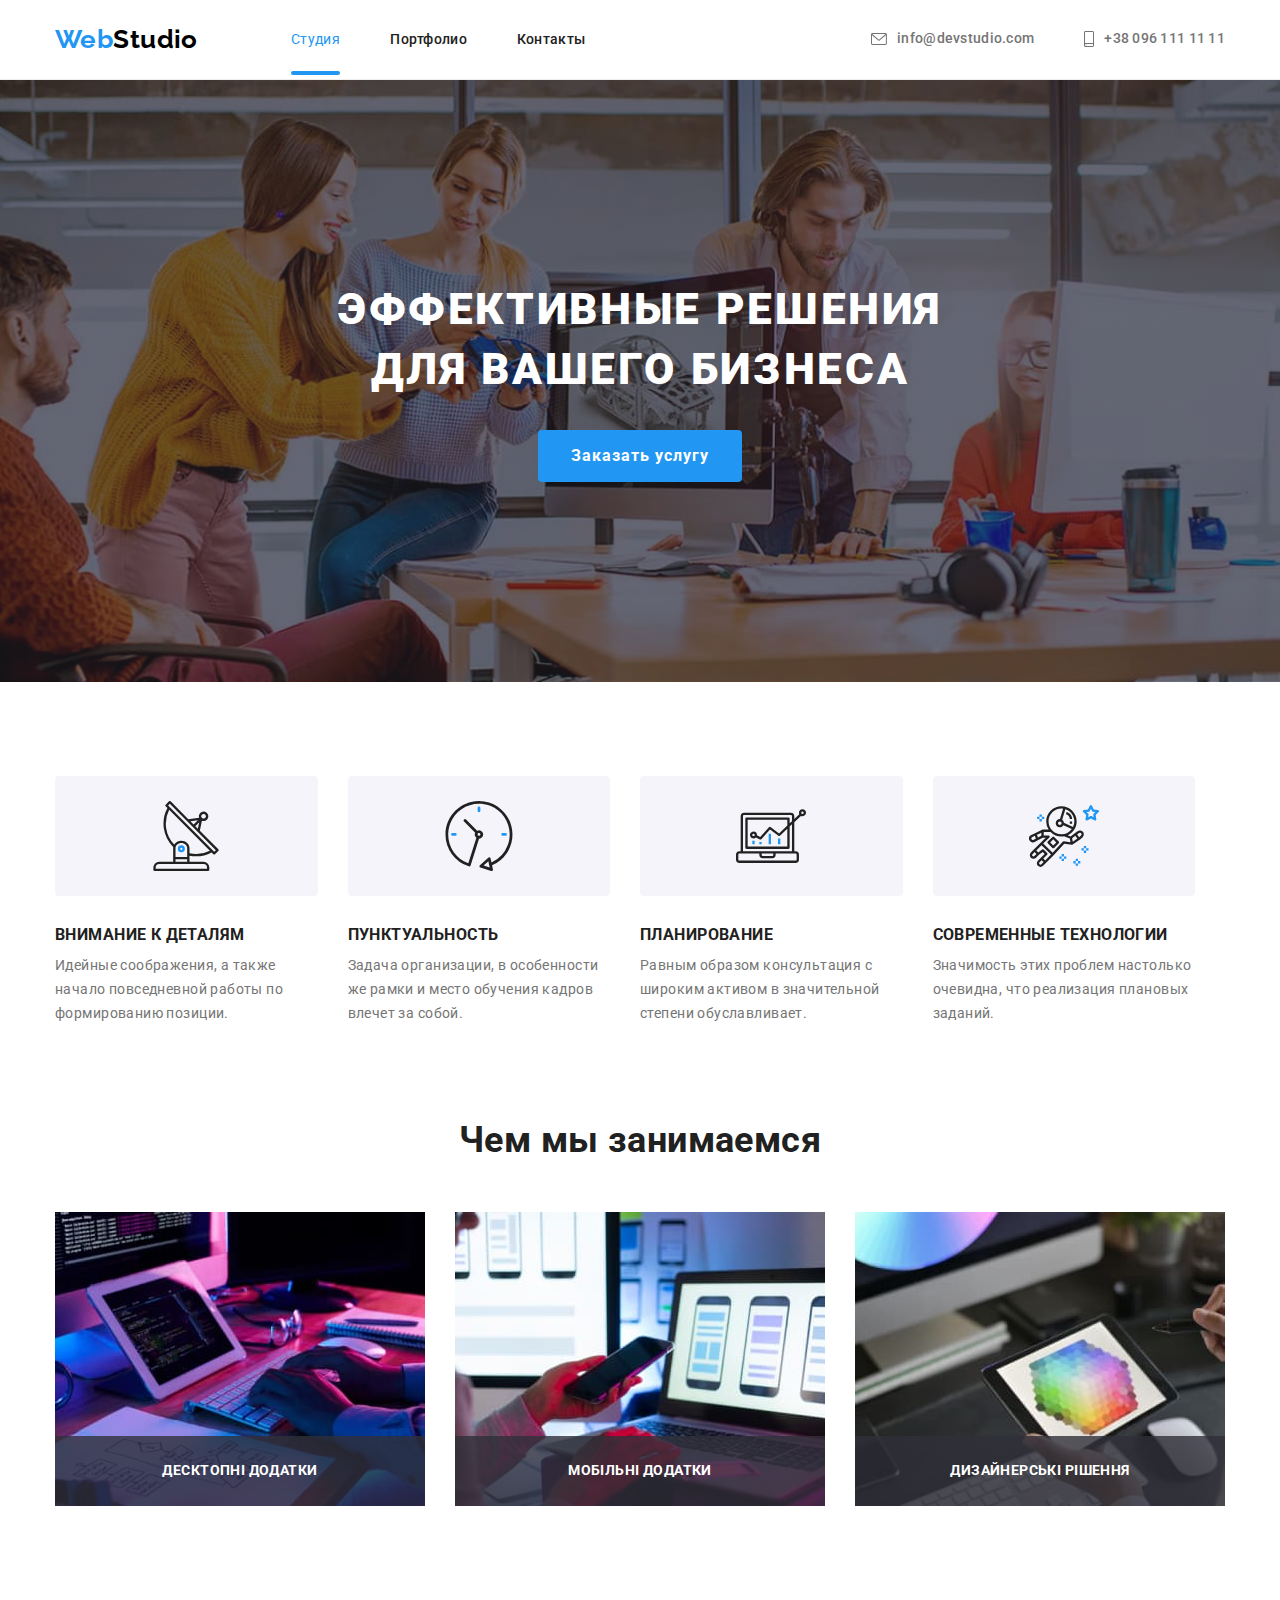
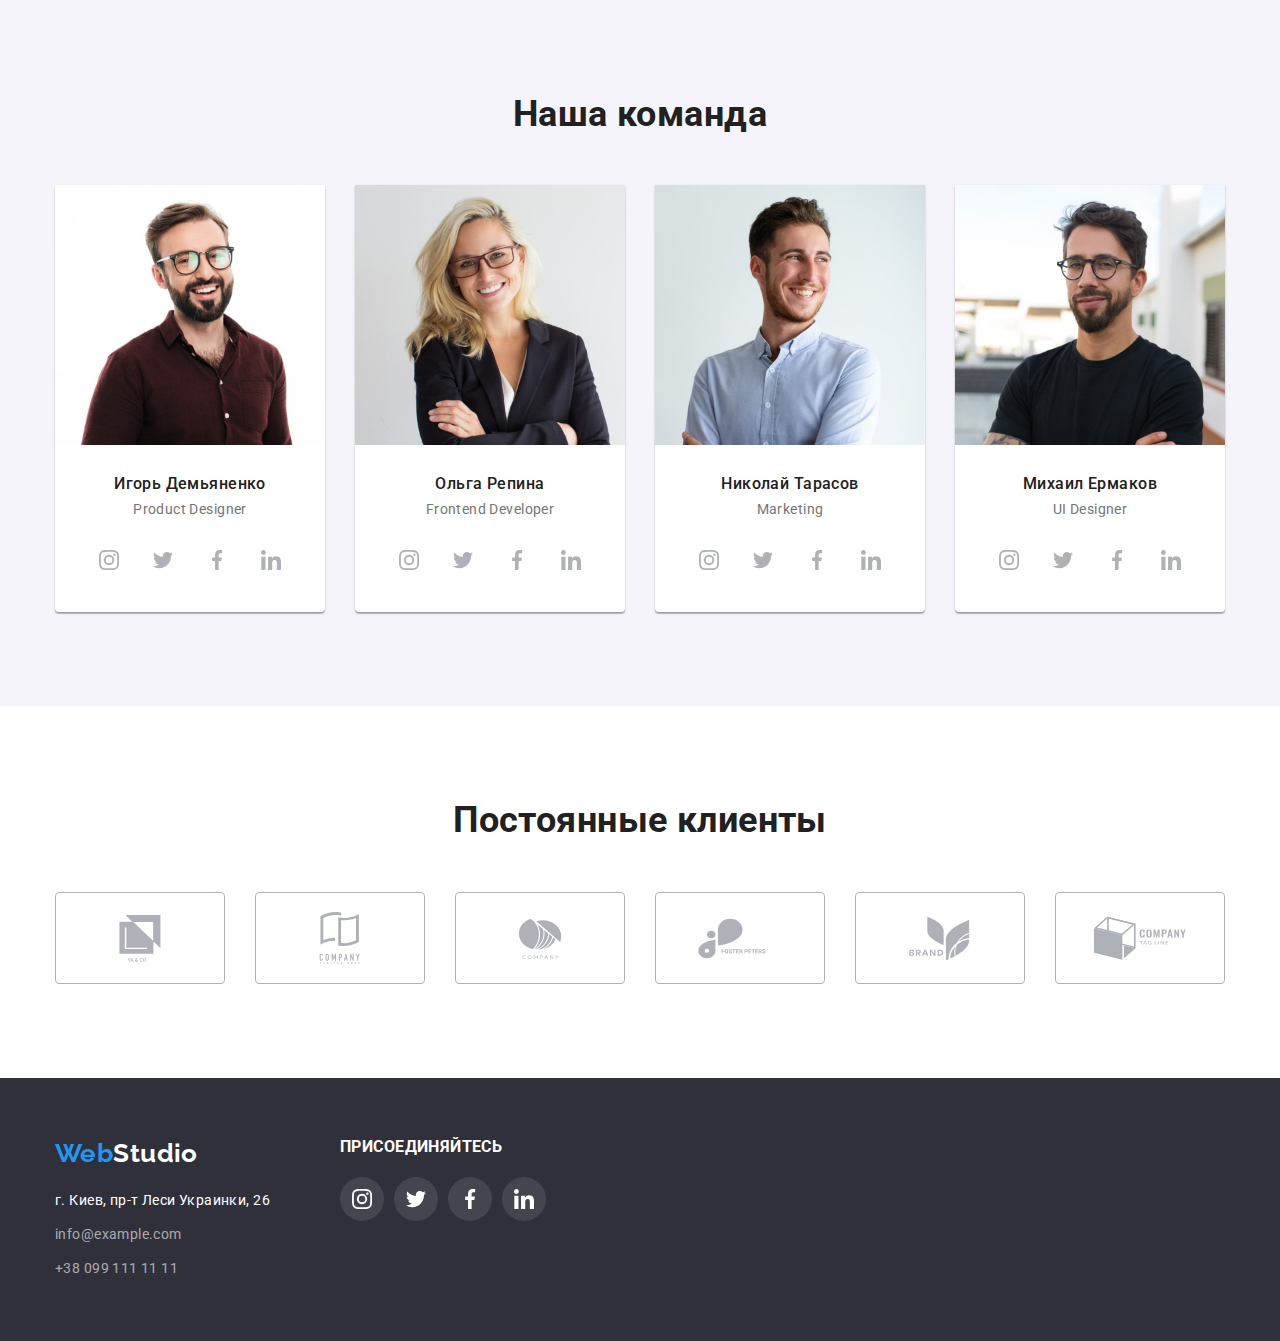
<file: index.html>
<!DOCTYPE html>
<html lang="ru">
<head>
    <meta charset="UTF-8">
    <meta http-equiv="X-UA-Compatible" content="IE=edge">
    <meta name="viewport" content="width=device-width, initial-scale=1.0">
    <link rel="preconnect" href="https://fonts.googleapis.com">
    <link rel="preconnect" href="https://fonts.gstatic.com" crossorigin>
    <link href="https://fonts.googleapis.com/css2?family=Raleway:wght@700&family=Roboto:wght@400;500;700;900&display=swap" rel="stylesheet">
    <title>Document</title>
    <link rel="stylesheet" href="https://cdnjs.cloudflare.com/ajax/libs/modern-normalize/1.1.0/modern-normalize.min.css">
    <link rel="stylesheet" href="./styles/styles.css">
</head>
<body>
    <!--Header-->
   <header class="header">
    <div class="container main-nav">
    <nav class="navigation">
    <a class="logo link" lang="en" href="./index.html"><span class="logo-color">Web</span>Studio</a>
    <ul class="nav list">
        <li class="nav-item"><a class="current link" href="">Студия</a></li>
        <li class="nav-item"><a class="nav-link link" href="./portfolio.html">Портфолио</a></li>
        <li class="nav-item"><a class="nav-link link" href="">Контакты</a></li>
    </ul>
    </nav>
    <ul class="contact list">
        <li class="contanct-item"><a class="contact-list link" href="mailto:info@devstudio.com">
            <svg class="contact-icon" width="16" height="12">
                <use href="./images/sprite.svg#icon-envelope"></use>
            </svg>
            info@devstudio.com</a>
        </li>
        <li class="contanct-item"><a class="contact-list link" href="tel:+380961111111">
            <svg class="contact-icon" width="10" height="16">
                <use href="./images/sprite.svg#icon-smartphone"></use>
            </svg>
            +38 096 111 11 11</a>
        </li>
    </ul>
    </div>
    </header>
   <main>
    <!--Main-Section-->
    <section class="main-section section" >
        <div class="container">
        <h1 class="main-section-item">Эффективные решения для вашего бизнеса</h1>
        <button class="button" type="button" data-modal-open>Заказать услугу</button>
    </div>
    </section>
    <section class="section ">
        <!--Advantages-->
        <div class="container">
            <h2 class="visually-hidden">Преимущества</h2>
            <ul class="advantages list">
            <li class="menu-adv-item icon-antenna">
                <div class="adv-icon">
                    <svg class="adv-icon-item">
                        <use href="./images/sprite.svg#icon-antenna"></use>
                    </svg>
                </div>
            <h3 class="menu-adv-list">ВНИМАНИЕ К ДЕТАЛЯМ</h3>
            <p class="describing-text">Идейные соображения, а также начало повседневной работы по формированию позиции.</p>
            </li>
            <li class="menu-adv-item icon-clock">
                <div class="adv-icon">
                    <svg class="adv-icon-item">
                        <use href="./images/sprite.svg#icon-clock"></use>
                    </svg>
                </div>
            <h3 class="menu-adv-list">ПУНКТУАЛЬНОСТЬ</h3>
            <p class="describing-text">Задача организации, в особенности же рамки и место обучения кадров влечет за собой.</p>
            </li>
            <li class="menu-adv-item icon-diagrama">
                <div class="adv-icon">
                    <svg class="adv-icon-item">
                        <use href="./images/sprite.svg#icon-diagram"></use>
                    </svg>
                </div>
            <h3 class="menu-adv-list">ПЛАНИРОВАНИЕ</h3>
            <p class="describing-text">Равным образом консультация с широким активом в значительной степени обуславливает.</p>
            </li>
            <li class="menu-adv-item icon-astronaut">
                <div class="adv-icon" >
                    <svg class="adv-icon-item">
                        <use href="./images/sprite.svg#icon-astronaut"></use>
                    </svg>
                </div>
            <h3 class="menu-adv-list">СОВРЕМЕННЫЕ ТЕХНОЛОГИИ</h3>
            <p class="describing-text">Значимость этих проблем настолько очевидна, что реализация плановых заданий.</p>
            </li>
        </ul>
        </div>
    </section>
    <section class="section section-d">
        <!--What are we doing-->
        <div class="container">
        <h2 class="section-title">Чем мы занимаемся</h2>
        <ul class="section-list list">
            <li class="section-foto">
                <div class="doing-thumb">
                <img src="./images/doing/box_1.jpg" alt="Работаем за компьютером" width="370" height="294">
            <p class="doing-title">Десктопні додатки</p>
            </div>
            </li>
            <li class="section-foto">
                <div class="doing-thumb">
                <img src="./images/doing/box_2.jpg" alt="Работаем в телефоне" width="370" height="294">
               <p class="doing-title">Мобільні додатки</p> 
            </div>
            </li>
            <li class="section-foto">
                <div class="doing-thumb">
                <img src="./images/doing/box_3.jpg" alt="Работаем в планшете" width="370" height="294">
            <p class="doing-title">Дизайнерські рішення</p>
            </div>
            </li>
        </ul>
        </div>
    </section>
    <section class="section section-c">
        <!--Our team-->
    <div class="container">
        <h2 class="section-title">Наша команда</h2>
        <ul class="team-list list">
            <li class="team-item">
                <img src="./images/team/team_card-1.jpg" alt="Фото команды" width="270" height="260">
                <h3 class="team-name">Игорь Демьяненко</h3>
                <p class="team-position" lang="en">Product Designer</p>
                <ul class="social_list-icon">
                    <li class="social_item-icon"><a href=""  class="social-link-icon">
                        <svg width="20" height="20">
                        <use href="./images/sprite.svg#icon-instagram-2"></use>
                    </svg>
                        </a>
                    </li>
                    <li class="social_item-icon"><a href=""  class="social-link-icon">
                        <svg width="20" height="20">
                        <use href="./images/sprite.svg#icon-twitter-1"></use>
                        </svg>
                        </a>
                    </li>
                    <li class="social_item-icon"><a href=""  class="social-link-icon">
                        <svg width="20" height="20">
                        <use href="./images/sprite.svg#icon-facebook-1"></use>
                        </svg>
                        </a>
                    </li>
                    <li class="social_item-icon"><a href=""  class="social-link-icon">
                        <svg width="20" height="20">
                        <use href="./images/sprite.svg#icon-linkedin-1"></use>
                    </svg>
                       </a>
                    </li>
                </ul>
            </li>
            <li class="team-item"><img src="./images/team/team_card-2.jpg" alt="Фото Команды" width="270" height="260">
                <h3 class="team-name">Ольга Репина</h3>
                <p class="team-position" lang="en">Frontend Developer</p>
                <ul class="social_list-icon">
                    <li class="social_item-icon"><a href=""  class="social-link-icon">
                        <svg width="20" height="20">
                        <use href="./images/sprite.svg#icon-instagram-2"></use>
                    </svg>
                        </a>
                    </li>
                    <li class="social_item-icon"><a href=""  class="social-link-icon">
                        <svg width="20" height="20">
                        <use href="./images/sprite.svg#icon-twitter-1"></use>
                        </svg>
                        </a>
                    </li>
                    <li class="social_item-icon"><a href=""  class="social-link-icon">
                        <svg width="20" height="20">
                        <use href="./images/sprite.svg#icon-facebook-1"></use>
                        </svg>
                        </a>
                    </li>
                    <li class="social_item-icon"><a href=""  class="social-link-icon">
                        <svg width="20" height="20">
                        <use href="./images/sprite.svg#icon-linkedin-1"></use>
                    </svg>
                       </a>
                    </li>
                </ul>
            </li>
            <li class="team-item"><img src="./images/team/team_card-3.jpg" alt="Фото Команды" width="270" height="260">
                <h3 class="team-name">Николай Тарасов</h3>
                <p class="team-position" lang="en">Marketing</p>
                <ul class="social_list-icon">
                    <li class="social_item-icon"><a href=""  class="social-link-icon">
                        <svg width="20" height="20">
                        <use href="./images/sprite.svg#icon-instagram-2"></use>
                    </svg>
                        </a>
                    </li>
                    <li class="social_item-icon"><a href=""  class="social-link-icon">
                        <svg width="20" height="20">
                        <use href="./images/sprite.svg#icon-twitter-1"></use>
                        </svg>
                        </a>
                    </li>
                    <li class="social_item-icon"><a href=""  class="social-link-icon">
                        <svg width="20" height="20">
                        <use href="./images/sprite.svg#icon-facebook-1"></use>
                        </svg>
                        </a>
                    </li>
                    <li class="social_item-icon"><a href=""  class="social-link-icon">
                        <svg width="20" height="20">
                        <use href="./images/sprite.svg#icon-linkedin-1"></use>
                    </svg>
                       </a>
                    </li>
                </ul>
            </li>
            <li class="team-item"><img src="./images/team/team_card-4.jpg" alt="Фото Команды" width="270" height="260">
                <h3 class="team-name">Михаил Ермаков</h3>
                <p class="team-position" lang="en">UI Designer</p>
                <ul class="social_list-icon">
                    <li class="social_item-icon"><a href=""  class="social-link-icon">
                        <svg width="20" height="20">
                        <use href="./images/sprite.svg#icon-instagram-2"></use>
                    </svg>
                        </a>
                    </li>
                    <li class="social_item-icon"><a href=""  class="social-link-icon">
                        <svg width="20" height="20">
                        <use href="./images/sprite.svg#icon-twitter-1"></use>
                        </svg>
                        </a>
                    </li>
                    <li class="social_item-icon"><a href=""  class="social-link-icon">
                        <svg width="20" height="20">
                        <use href="./images/sprite.svg#icon-facebook-1"></use>
                        </svg>
                        </a>
                    </li>
                    <li class="social_item-icon"><a href=""  class="social-link-icon">
                        <svg width="20" height="20">
                        <use href="./images/sprite.svg#icon-linkedin-1"></use>
                    </svg>
                       </a>
                    </li>
                </ul>
            </li>
        </ul>
    </div>
    </section>
    <section class="section client">
        <div class="container">
          <h2 class="section-title">Постоянные клиенты</h2>
          <ul class="client-list list">
            <li class="clients-list-item">
              <a class="clients-link" href="">
                <svg class="client-icon" widht="41" height="47">
                  <use href="./images/sprite.svg#icon-client_1"></use>
                </svg>
              </a>
            </li>
            <li class="clients-list-item">
              <a class="clients-link" href="">
                <svg class="client-icon" widht="40" height="52">
                  <use href="./images/sprite.svg#icon-client_2"></use>
                </svg>
              </a>
            </li>
            <li class="clients-list-item">
              <a class="clients-link" href=""
                ><svg class="client-icon" width="44" height="41">
                  <use href="./images/sprite.svg#icon-client_3"></use>
                </svg>
              </a>
            </li>
            <li class="clients-list-item">
              <a class="clients-link" href="">
                <svg class="client-icon" width="84" height="41">
                  <use href="./images/sprite.svg#icon-client_4"></use>
                </svg>
              </a>
            </li>
            <li class="clients-list-item">
              <a class="clients-link" href="">
                <svg class="client-icon" width="63" height="45">
                  <use href="./images/sprite.svg#icon-client_5"></use>
                </svg>
              </a>
            </li>
            <li class="clients-list-item">
              <a class="clients-link" href="">
                <svg class="client-icon" width="94" height="44">
                  <use href="./images/sprite.svg#icon-client_6"></use>
                </svg>
              </a>
            </li>
          </ul>
        </div>
      </section>
   </main>
   <footer class="footer">
    <!--Footer-->
<div class="container div-footer">
    <div>
    <a class="logo-footer link" lang="en" href="./index.html"><span class="logo-color">Web</span>Studio</a>
    <ul class="contact-us list">
        <li class="contact-us-list"><a class="contact-us-item link" href="https://goo.gl/maps/o7B5cLgCJzoSrLnL8" target="_blank">г. Киев, пр-т Леси Украинки, 26</a></li>
        <li class="contact-us-list"><a class="contact-us-item dark link" href="mailto:info@example.com">info@example.com</a></li>
        <li class="contact-us-list"><a class="contact-us-item dark link" href="tel:+380991111111">+38 099 111 11 11</a></li>
    </ul>
    </div>
    <div class="join-social">
        <h3 class="social-title">Присоединяйтесь</h3>
        <ul class="social_list list">
            <li class="social_list-item">
                <a href="" class="social-link">
                <svg width="20" height="20">
                    <use href="./images/sprite.svg#icon-instagram"></use>
                </svg>
            </a>
        </li>
            <li class="social_list-item"><a href="" class="social-link social-link-twitter">
                <svg width="20" height="20">
                    <use href="./images/sprite.svg#icon-twitter"></use>
                </svg>
            </a></li>
            <li class="social_list-item"><a href="" class="social-link social-link-facebook">
                <svg width="20" height="20">
                    <use href="./images/sprite.svg#icon-facebook"></use>
                </svg>
            </a>
        </li>
            <li class="social_list-item"><a href="" class="social-link social-link-in">
                <svg width="20" height="20">
                    <use href="./images/sprite.svg#icon-linkedin"></use>
                </svg>
            </a></li>
        </ul>
    </div>
</div>
   </footer>

   <div class="backdrop is-hidden" data-modal>
    <div class="modal">
        <button type="button" class="modal-close-btn" data-modal-close>
            <svg class="modal-close-btn-icon" width="18px" height="18px">
                <use href="./images/sprite.svg#icon-vector"></use>
            </svg>
        </button>
    </div>
   </div>

   <script src="./js/modal.js"></script>
</body>
</html>
</file>
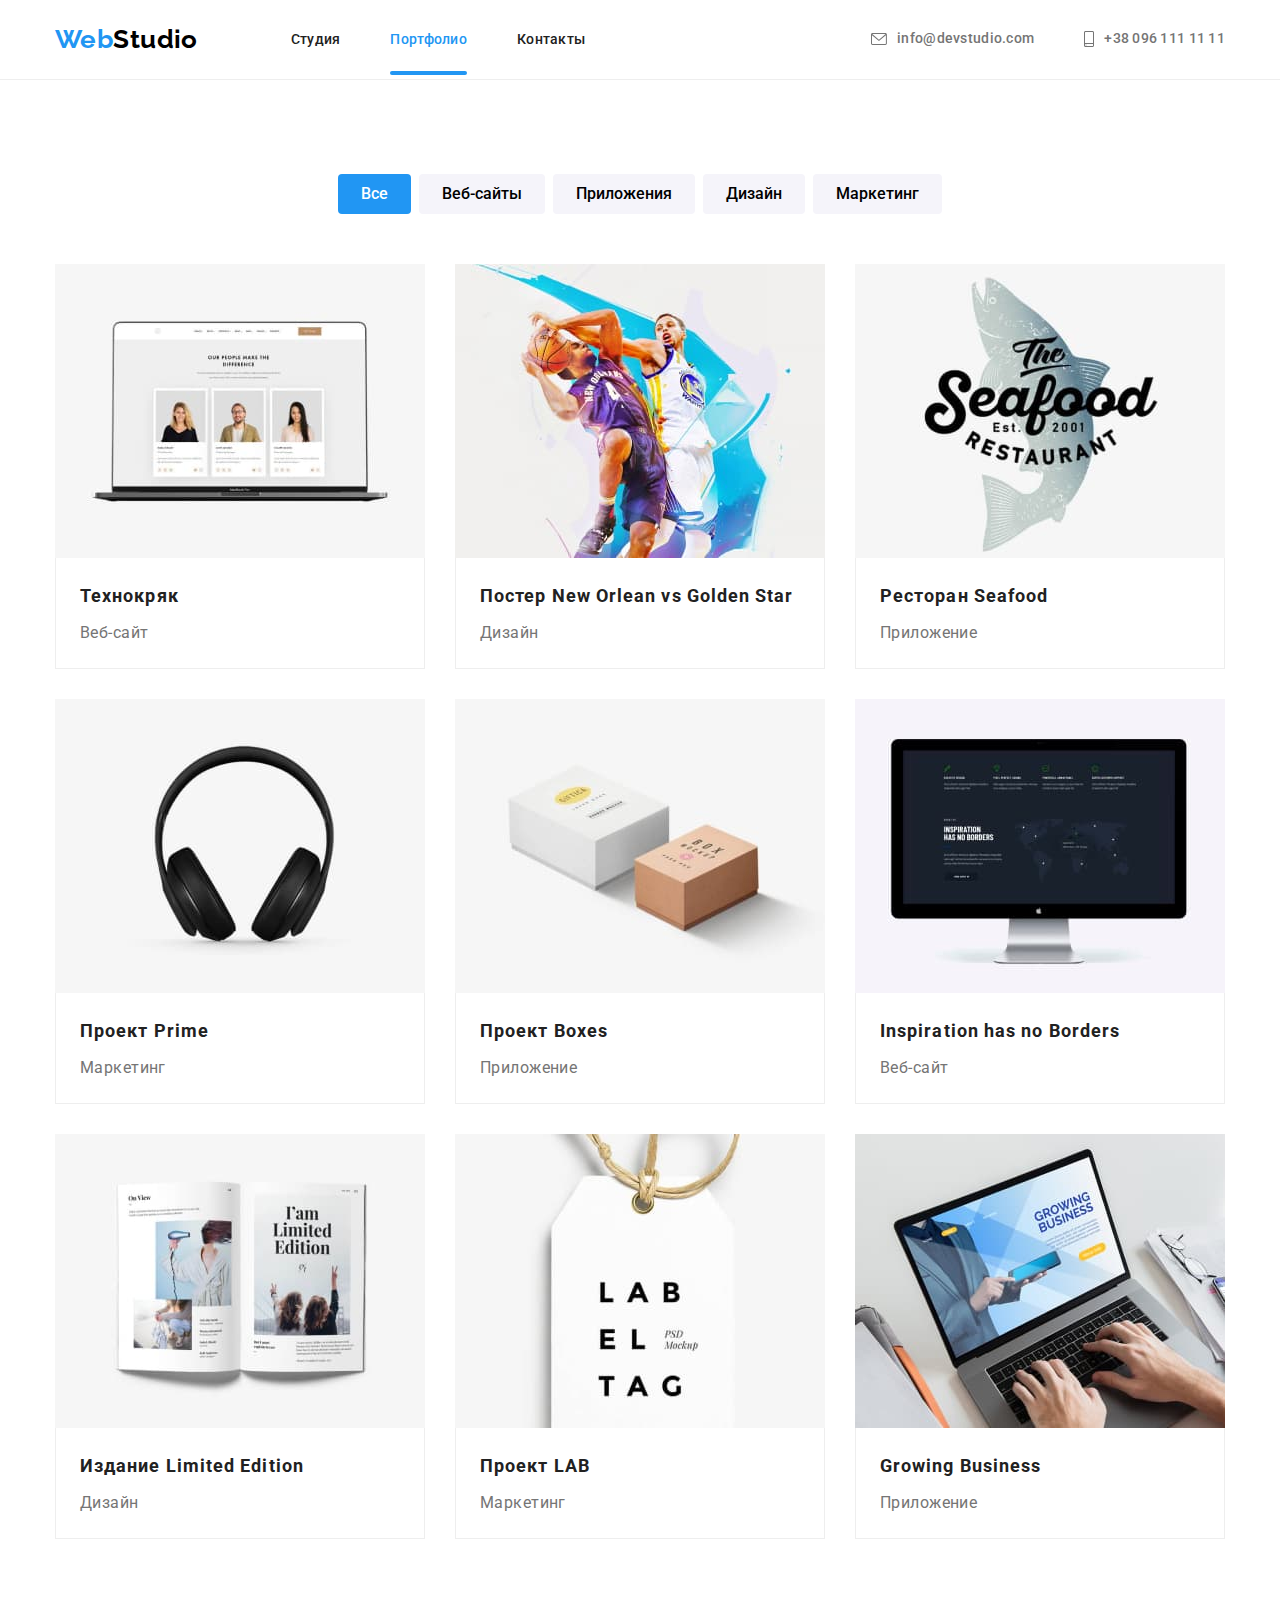
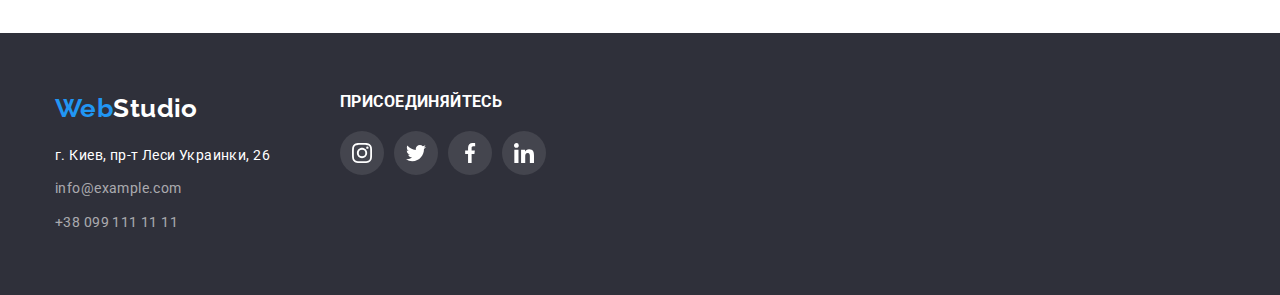
<file: portfolio.html>
<!DOCTYPE html>
<html lang="ru">
    <head>
        <meta charset="UTF-8">
        <meta http-equiv="X-UA-Compatible" content="IE=edge">
        <meta name="viewport" content="width=device-width, initial-scale=1.0">
        <link rel="preconnect" href="https://fonts.googleapis.com">
        <link rel="preconnect" href="https://fonts.gstatic.com" crossorigin>
        <link href="https://fonts.googleapis.com/css2?family=Raleway:wght@700&family=Roboto:wght@400;500;700;900&display=swap" rel="stylesheet">
        <title>Document</title>
        <link rel="stylesheet" href="https://cdnjs.cloudflare.com/ajax/libs/modern-normalize/1.1.0/modern-normalize.min.css">
        <link rel="stylesheet" href="./styles/styles.css">
    </head>
    <body>
        <!--Header-->
     <header class="header">
      <div class="container main-nav">
        <nav class="navigation">
         <a class="logo link" lang="en" href="./index.html"><span class="logo-color">Web</span>Studio</a>
        <ul class="nav list">
        <li class="nav-item"><a class="nav-link link" href="./index.html">Студия</a></li>
        <li class="nav-item"><a class="nav-link current link" href="./portfolio.html">Портфолио</a></li>
        <li class="nav-item"><a class="nav-link link" href="">Контакты</a></li>
       </ul>
        </nav>
       <ul class="contact list">
        <li class="contanct-item"><a class="contact-list link" href="mailto:info@devstudio.com">
            <svg class="contact-icon" width="16" height="12">
                <use href="./images/sprite.svg#icon-envelope"></use>
            </svg>
            info@devstudio.com</a>
    </li>
        <li class="contanct-item"><a class="contact-list link" href="tel:+380961111111">
            <svg class="contact-icon" width="10" height="16">
                <use href="./images/sprite.svg#icon-smartphone"></use>
            </svg>
            +38 096 111 11 11</a>
    </li>
        </ul>
      </div>
     </header>
        <main>
            <!--Portfolio-->
            <section class="section">
                <div class="container">
                <h1 class="visually-hidden">Наша Работа</h1>
                <ul class="section-but list">
                    <li class="site-button"><button class="button-link button-c" type="button">Все</button> </li>
                    <li class="site-button"><button class="button-link" type="button">Веб-сайты</button> </li>
                    <li class="site-button"><button class="button-link" type="button">Приложения</button> </li>
                    <li class="site-button"><button class="button-link" type="button">Дизайн</button> </li>
                    <li class="site-button"><button class="button-link" type="button">Маркетинг</button> </li>
                </ul>
                <ul class="site list ">
                    <li class="site-item"> <a class="link site-link" href="">
                        <div class="projects-thumb">
                        <img src="./images/site/site-1.jpg" alt="Сайт" width="370" height="290">
                        <p class="projects-label">Ресурс пропонує комплексні пропозиції з різним рівнем функціоналу та сервісів. Все це дозволить відвідувачу отримати вичерпні відомості про компанію чи приватну особу.</p>
                    </div>
                        <div class="site-content"><h2 class="site-list">Технокряк</h2>
                            <p class="site-text">Веб-сайт</p>
                        </div>
                    </a>
                    </li>
                    <li class="site-item"> <a class="link site-link" href="">
                        <div class="projects-thumb">
                        <img src="./images/site/site-2.jpg" alt="Сайт" width="370" height="290">
                        <p class="projects-label">Ресурс пропонує комплексні пропозиції з різним рівнем функціоналу та сервісів. Все це дозволить відвідувачу отримати вичерпні відомості про компанію чи приватну особу.</p>
                    </div>
                        <div class="site-content">
                            <h2 class="site-list">Постер New Orlean vs Golden Star</h2>
                            <p class="site-text">Дизайн</p>
                        </div>
                    </a>
                    </li>
                    <li class="site-item"> <a class="link site-link" href="">
                        <div class="projects-thumb">
                        <img src="./images/site/site-3.jpg" alt="Сайт" width="370" height="290">
                        <p class="projects-label">Ресурс пропонує комплексні пропозиції з різним рівнем функціоналу та сервісів. Все це дозволить відвідувачу отримати вичерпні відомості про компанію чи приватну особу.</p>
                    </div>
                        <div class="site-content">
                        <h2 class="site-list">Ресторан Seafood</h2>
                        <p class="site-text">Приложение</p>
                        </div>
                    </a>
                    </li>
                    <li class="site-item"> <a class="link site-link" href="">
                        <div class="projects-thumb">
                        <img src="./images/site/site-4.jpg" alt="Сайт" width="370" height="290">
                        <p class="projects-label">Ресурс пропонує комплексні пропозиції з різним рівнем функціоналу та сервісів. Все це дозволить відвідувачу отримати вичерпні відомості про компанію чи приватну особу.</p>
                    </div>
                        <div class="site-content">
                        <h2 class="site-list">Проект Prime</h2>
                        <p class="site-text">Маркетинг</p>
                        </div>
                    </a>
                    </li>
                    <li class="site-item"> <a class="link site-link" href="">
                        <div class="projects-thumb">
                        <img src="./images/site/site-5.jpg" alt="Сайт" width="370" height="290">
                        <p class="projects-label">Ресурс пропонує комплексні пропозиції з різним рівнем функціоналу та сервісів. Все це дозволить відвідувачу отримати вичерпні відомості про компанію чи приватну особу.</p>
                    </div>
                        <div class="site-content">
                            <h2 class="site-list">Проект Boxes</h2>
                        <p class="site-text">Приложение</p>
                        </div>
                    </a>
                    </li>
                    <li class="site-item"> <a class="link site-link" href="">
                        <div class="projects-thumb">
                        <img src="./images/site/site-6.jpg" alt="Сайт" width="370" height="290">
                        <p class="projects-label">Ресурс пропонує комплексні пропозиції з різним рівнем функціоналу та сервісів. Все це дозволить відвідувачу отримати вичерпні відомості про компанію чи приватну особу.</p>
                    </div>
                        <div class="site-content">
                        <h2 class="site-list">Inspiration has no Borders</h2>
                        <p class="site-text">Веб-сайт</p>
                        </div>
                    </a>
                    </li>
                    <li class="site-item "> <a class="link site-link" href="">
                        <div class="projects-thumb">
                        <img src="./images/site/site-7.jpg" alt="Сайт" width="370" height="290">
                        <p class="projects-label">Ресурс пропонує комплексні пропозиції з різним рівнем функціоналу та сервісів. Все це дозволить відвідувачу отримати вичерпні відомості про компанію чи приватну особу.</p>
                    </div>
                        <div class="site-content">
                        <h2 class="site-list">Издание Limited Edition</h2>
                        <p class="site-text">Дизайн</p>
                        </div>
                    </a>
                    </li>
                    <li class="site-item"> <a class="link site-link" href="">
                        <div class="projects-thumb">
                        <img src="./images/site/site-8.jpg" alt="Сайт" width="370" height="290">
                        <p class="projects-label">Ресурс пропонує комплексні пропозиції з різним рівнем функціоналу та сервісів. Все це дозволить відвідувачу отримати вичерпні відомості про компанію чи приватну особу.</p>
                    </div>
                        <div class="site-content">
                        <h2 class="site-list">Проект LAB</h2>
                        <p class="site-text">Маркетинг</p>
                        </div>
                    </a>
                    </li>
                    <li class="site-item"> <a class="link site-link" href="">
                        <div class="projects-thumb">
                        <img src="./images/site/site-9.jpg" alt="Сайт" width="370" height="290">
                        <p class="projects-label">Ресурс пропонує комплексні пропозиції з різним рівнем функціоналу та сервісів. Все це дозволить відвідувачу отримати вичерпні відомості про компанію чи приватну особу.</p>
                    </div>
                        <div class="site-content">
                        <h2 class="site-list">Growing Business</h2>
                        <p class="site-text">Приложение</p>
                        </div>
                    </a>
                    </li>
                </ul>
             </div>
            </section>
        </main>
        <footer class="footer">
            <!--Footer-->
            <div class="container div-footer">
                <div>
                <a class="logo-footer link" lang="en" href="./index.html"><span class="logo-color">Web</span>Studio</a>
                <ul class="contact-us list">
                    <li class="contact-us-list"><a class="contact-us-item link" href="https://goo.gl/maps/o7B5cLgCJzoSrLnL8" target="_blank">г. Киев, пр-т Леси Украинки, 26</a></li>
                    <li class="contact-us-list"><a class="contact-us-item dark link" href="mailto:info@example.com">info@example.com</a></li>
                    <li class="contact-us-list"><a class="contact-us-item dark link" href="tel:+380991111111">+38 099 111 11 11</a></li>
                </ul>
                </div>
                <div class="join-social">
                    <h3 class="social-title">Присоединяйтесь</h3>
                    <ul class="social_list list">
                        <li class="social_list-item">
                            <a href="" class="social-link">
                            <svg width="20" height="20">
                                <use href="./images/sprite.svg#icon-instagram"></use>
                            </svg>
                        </a>
                    </li>
                        <li class="social_list-item"><a href="" class="social-link social-link-twitter">
                            <svg width="20" height="20">
                                <use href="./images/sprite.svg#icon-twitter"></use>
                            </svg>
                        </a></li>
                        <li class="social_list-item"><a href="" class="social-link social-link-facebook">
                            <svg width="20" height="20">
                                <use href="./images/sprite.svg#icon-facebook"></use>
                            </svg>
                        </a>
                    </li>
                        <li class="social_list-item"><a href="" class="social-link social-link-in">
                            <svg width="20" height="20">
                                <use href="./images/sprite.svg#icon-linkedin"></use>
                            </svg>
                        </a>
                    </li>
                    </ul>
                </div>
            </div>
        </footer>
    </body>
</html>
</file>
<file: styles/styles.css>
html {
	box-sizing: border-box;
}

:root {
    --primary-text-color: #2196F3;
    --title-text-color: #FFFFFF;
    --accent-color: #757575;
    --icon-color: #AFB1B8;
}

h1,
h2,
h3,
h4,
h5,
h6,
p {
	margin: 0;
}

ul {
	list-style: none;
	padding-left: 0;
	margin: 0;
}

a {
	text-decoration: none;
	color: inherit;
}

img {
	display: block;
	max-width: 100%;
	height: auto;
}

address {
	font-style: normal;
}

button {
    cursor: pointer;
}

body {
font-family: 'Roboto',sans-serif;
letter-spacing: 0.03em;
font-size: 14px;
color:#212121 ;
background-color: var(--title-text-color);
}
.list {
    list-style: none;
    padding: 0;
    margin: 0
}

.link {
    text-decoration: none;
    padding: 0;
    margin: 0;
}

.container{
    margin-left: auto;
    margin-right: auto;
    width: 1200px;
    padding-left: 15px;
    padding-right: 15px;
}

.section {
    padding: 94px 0;
}
 
/*--------------Header--------------*/
.header {
    border-bottom: 1px solid #EEEEEE;
    padding: 24px 0;
}

.main-nav {
    display: flex;
    align-items: center;
}

.navigation {
    display: flex;
    align-items: center;
}

.logo{
font-family: 'Raleway',sans-serif;
font-weight: 700;
font-size: 26px;
line-height: 1.19;
color: #000;
margin-right: 93px;
}
.logo-color{
color: var(--primary-text-color)
}

.nav {
    display: flex;
    
    
}
.nav-item {
    margin-right: 50px;
}

.nav-item:last-child {
    margin-right: 0;
}

.nav-link {
font-weight: 500;
line-height: 1.14;
letter-spacing: 0.02em;
color: #212121;
transition-property: color;
    transition-duration: 250ms;
    transition-timing-function: cubic-bezier(0.4, 0, 0.2, 1);
}



.nav-link:hover,
.nav-link:focus {
color: var(--primary-text-color);
}

.current {
    position: relative;
    color: var(--primary-text-color);
    padding-bottom: 28px;
}

.current::after {
    content: '';

  position: absolute;
  left: 0;
  bottom: 0;

  display: block;
  width: 100%;
  height: 4px;
  border-radius: 2px;
  background-color: var(--primary-text-color);
}


.contact{
    margin-top: 0;
    margin-bottom: 0;
    display: flex;
    margin-left: auto;
}

.contact, .contanct-item{
    margin-right: 50px;
}

.contact, .contanct-item:last-child {
    margin-right: 0;
}

.contact-list {
font-weight: 500;
line-height: 1.14;
letter-spacing: 0.02em;
color: var(--accent-color);
fill: var(--icon-color);
display: flex;
align-items: center;
transition-property: color;
transition-duration: 250ms;
transition-timing-function: cubic-bezier(0.4, 0, 0.2, 1);
}

.contact-list:hover,
.contact-list:focus {
color: var(--primary-text-color);
}

.contact-icon {
    margin-right: 10px;
    fill: currentColor;
}

.contact-icon:hover,
.contact-icon:focus {
    fill: var(--primary-text-color);
}

/*---------------Main-section--------------*/
.main-section{
    padding: 200px 0;
    text-align: center;
    background-color:#C4C4C4;
    background-image: linear-gradient(
        to right, 
        rgba(47, 48, 58, 0.4), 
        rgba(47, 48, 58, 0.4)
        ), 
        url(../images/hero-img/bg_img.jpg);
    background-size: cover;
    background-repeat: no-repeat;
    background-position: center;
    max-width: 1600px;
    margin-left: auto;
    margin-right: auto;
    

}
 

.main-section-item {
    margin-top: 0;
    margin-bottom: 30px;
    margin-left: auto;
    margin-right: auto;
    font-weight: 900;
    font-size: 44px;
    line-height: 1.36;
    letter-spacing: 0.06em;
    text-transform: uppercase;
    color: var(--title-text-color);
    width: 700px;
    
}

.button {
    display: inline-block;
    border-radius: 4px;
    border: 1px solid transparent;
    padding: 10px 32px;
    min-width: 200;
    height: 50;
    font-weight: 700;
    font-size: 16px;
    line-height: 1.87;
    align-items: center;
    letter-spacing: 0.06em;
    color: var(--title-text-color);
    background-color: var(--primary-text-color);
    transition-property: background-color;
    transition-duration: 250ms;
    transition-timing-function: cubic-bezier(0.4, 0, 0.2, 1);
}

.button:hover,
.button:focus {
background-color: #188CE8;
}


/*----------------Advanteges-----------------*/
.visually-hidden {
    position: absolute;
    white-space: nowrap;
    width: 1px;
    height: 1px;
    overflow: hidden;
    border: 0;
    padding: 0;
    clip: rect(0 0 0 0);
    clip-path: inset(50%);
    margin: -1px;
}

.advantages {
    display: flex;
}

.menu-adv-item {
    width: 270px;
    margin-right: 30px;
}



.menu-adv-list {
    margin-top: 0;
    margin-bottom: 10px;
font-weight: 700;
line-height: 1.14;
text-transform: uppercase;
margin-top: 0;
margin-bottom: 10;
}

.describing-text {
    font-weight: 400;
    line-height: 1.71;
    color: var(--accent-color);
    margin-top: 0;
    margin-bottom: 0;
}

.adv-icon {
    display: flex;
    flex-wrap: wrap;
    align-content: center;
    justify-content: center;
    height: 120px;
    
  
    background:#F5F4FA;
    border-radius: 4px;
    margin-bottom: 30px;
}

.adv-icon-item {
    width: 70px;
    height: 70px;
}

/*-----------------What are we doing-----------------*/
.section-d {
    padding-top: 0;
}

.section-list {
display: flex;
}


.section-title {
    margin-top: 0;
    margin-bottom: 50px;
font-size: 36px;
line-height: 1.16;
text-align: center;
}

.section-foto{
padding-right: 30px;
}

.doing-thumb {
    position: relative;
}

.doing-thumb > .doing-title {
    position: absolute;
    display: flex;
    bottom: 0;
    left: 0;
    justify-content: center;
    align-items: center;
  
    width: 100%;
    height: 70px;
  
    font-weight: 700;
    line-height: 1.14;
    text-transform: uppercase;
    color: var(--title-text-color);
    background-color: rgba(47, 48, 58, 0.8);
}

.section-foto:last-child{
    padding-right: 0;
}


/*----------Our team--------------*/
.section-c {
    background-color: #F5F4FA;
}

.team-list {
    display: flex;
   
}

.team-item {
    margin-right: 30px;
    /* width: 270px;
    height: 368px; */
    text-align: center;
    background: var(--title-text-color);

box-shadow: 0px 1px 3px rgba(0, 0, 0, 0.12), 0px 1px 1px rgba(0, 0, 0, 0.14), 0px 2px 1px rgba(0, 0, 0, 0.2);
border-radius: 0px 0px 4px 4px;
}

.team-item:last-child {
    margin-right: 0;
}

.team-name {
    padding-top: 30px;
    margin-bottom: 4px;
font-style: normal;
font-weight: 500;
font-size: 16px;
line-height: 1.18;
}
.team-position{
    padding-top: 0;
    padding-bottom: 16px;
    font-weight: 400;
    line-height: 1.71;
    color: var(--accent-color);
}

.social_list-icon {
    display: flex;
    gap: 10px;
    justify-content: center;
    margin: 0px;
    padding-bottom: 30px;
}

.social_item-icon {
    display: flex;
    justify-content: center;
}

.social-link-icon {
    width: 44px;
  height: 44px;
  border-radius: 50%;
  display: flex;
  align-items: center;
  justify-content: center;
  fill: var(--icon-color);
  transition-property: fill, background-color;
  transition-duration: 250ms;
  transition-timing-function: cubic-bezier(0.4, 0, 0.2, 1);
}

.social-link-icon:hover,
.social-link-icon:focus {
  fill: var(--title-text-color);
  background: var(--primary-text-color);
}

/* Regular customers */
.client-list {
  display: flex;
  justify-content: center;
  gap: 30px;
}

.clients-list-item {
  width: calc((100% - 150px) / 6);
}

.clients-link {
  display: flex;
  flex-wrap: wrap;
  height: 92px;
  border: 1px solid var(--icon-color);
  border-radius: 4px;
  align-content: center;
  justify-content: center;
  fill: var(--icon-color);
  transition-property: fill, border;
  transition-duration: 250ms;
  transition-timing-function: cubic-bezier(0.4, 0, 0.2, 1);
}

.clients-link:hover,
.clients-link:focus {
  fill: var(--primary-text-color);
  border: 1px solid var(--primary-text-color);
}


/*Footer*/

.div-footer {
    display: flex;

}

.footer {
background-color: #2F303A;
padding: 60px 0;
}


.logo-footer {
    display: block;
    margin-bottom: 20px;
    font-family: 'Raleway',sans-serif;
    font-weight: 700;
    font-size: 26px;
    line-height: 1.19;
    color: var(--title-text-color);
}

.contact-us-item{
font-style: normal;
font-weight: 400;
line-height: 1.71;
color: var(--title-text-color);
transition-property: color;
transition-duration: 250ms;
transition-timing-function: cubic-bezier(0.4, 0, 0.2, 1);
}

.contact-us-list {
    margin-bottom: 10px;
}

.contact-us-list:last-child{
    margin-bottom: 0;
}

.dark{
    color: rgba(255, 255, 255, 0.6);
    ;
}

.dark:hover,
.dark:focus {
    color: var(--primary-text-color);
}


.join-social {
    margin-left: 70px;
}

.social-title {
    display: flex;
    margin-bottom: 20px;
line-height: 1.14;
text-transform: uppercase;
color: var(--title-text-color);
}

.social_list {
    display: flex;
    flex-wrap: wrap;
    align-items: center;
    justify-content: center;
    gap: 10px;
   
}

.social-list-item {
    display: flex;
    flex-wrap: wrap;
    width: 44px;
    height: 44px;
    border-radius: 50%;
    background: #44454E;
    flex-wrap: wrap;
  }

.social-link {
    display: flex;
    justify-content: center;
    align-items: center;
    width: 44px;
    height: 44px;
    border-radius: 50%;
    background-color: #44454E;
    transition-property: background-color;
  transition-duration: 250ms;
  transition-timing-function: cubic-bezier(0.4, 0, 0.2, 1);
}

.social-link:hover,
.social-link:focus {
  background: var(--primary-text-color);
}

/*Portfolio*/

.button-link{
    display: inline-block;
    border: 1px solid transparent;
    border-radius: 4px;
    padding: 6px 22px;
    min-width: 130;
    height: 40;
    font-weight: 500;
     font-size: 16px;
     line-height: 1.62;

     text-align: center;
     background: #F5F4FA;
    
     
     border-radius: 4px;
  transition-property: color, background-color, box-shadow;
  transition-duration: 250ms;
  transition-timing-function: cubic-bezier(0.4, 0, 0.2, 1);
    
}

.section-but {
    display:flex ;
    text-align: center;
    justify-content: center;
    margin-bottom: 50px;
}

.site-button {
   margin-right: 8px;
   align-content: center;

}

.site-button:last-child{
    margin-right: 0;
}

.button-link:hover,
.button-link:focus {
color: var(--title-text-color);
 background-color: var(--primary-text-color);
 box-shadow: 0px 3px 1px rgba(0, 0, 0, 0.1), 0px 1px 2px rgba(0, 0, 0, 0.08), 0px 2px 2px rgba(0, 0, 0, 0.12);
border-radius: 4px;
}

.button-c {
    background-color: var(--primary-text-color);
    color: var(--title-text-color);
}

.site {
    display: flex;
    flex-wrap: wrap;
}

.site-item {
    width:370px;
    margin-right: 30px;
    margin-bottom: 30px;
}

.site-link {
    display: block;
    transition-property: box-shadow;
    transition-duration: 250ms;
    transition-timing-function: cubic-bezier(0.4, 0, 0.2, 1);
}
.site-link:hover,
.site-link:focus {
    background: var(--title-text-color);

box-shadow: 0px 1px 3px rgba(0, 0, 0, 0.12), 0px 1px 1px rgba(0, 0, 0, 0.14), 0px 2px 1px rgba(0, 0, 0, 0.2);
border-radius: 0px 0px 4px 4px;
}

.projects-thumb {
    position: relative;
    overflow: hidden;
}

.projects-label {
    position: absolute;
  top: 0;
  left: 0;
  
  padding: 63px 24px;

  transform: translate(0, 100%);
  transition: transform 500ms linear;

  font-weight: 400;
  font-size: 18px;
  line-height: 1.56;
  color: var(--title-text-color);

  width: 100%;
  height: 100%;
  background-color: rgba(33, 150, 243, 0.9);
  transition: transform 250ms cubic-bezier(0.4, 0, 0.2, 1);
  

}
 
.site-link:hover .projects-label,
.site-link:focus .projects-label {
    transform: translate(0, 0);
}

.img-link {
    width: 370;
    height: 110px;
}

.site-item:nth-child(3n){
    margin-right: 0;
}

.site-item:nth-last-child(-n+3) {
margin-bottom: 0;
}
   
.site-content {
    margin-bottom: 0;
    margin-top: 0;
    padding: 20px 24px;
    border-bottom: 1px solid #EEEEEE;
    border-left: 1px solid #EEEEEE;
    border-right: 1px solid #EEEEEE;
}

.site-list{
    font-size: 18px;
    line-height: 2;
    letter-spacing: 0.06em;
    color: #212121;
    margin-bottom: 4px;

    
}

.site-text{
    font-weight: 400;
    font-size: 16px;
    line-height: 1.87;
    color: var(--accent-color); 
}

/*========================Modal window================*/
.backdrop {
    position: relative;
    position: fixed;
    top: 0;
    left: 0;
    width: 100%;
    height: 100%;
    background-color: rgba(0, 0, 0, 0.2);
	transition-property: visibility, opacity;
  transition-duration: 250ms;
  transition-timing-function: cubic-bezier(0.4, 0, 0.2, 1);
    
}

.backdrop.is-hidden {
    opacity: 0;
    visibility: hidden;
    pointer-events: none;
}

.modal{
    position: absolute;
    top: 50%;
    left: 50%;
    transform: translate(-50%, -50%);
    width: 528px;
    height: 580px;
    background-color: var(--title-text-color);
    

    
}

.modal-close-btn {
    position: absolute;
    top: 8px;
    right: 8px;
    display: flex;
    justify-content: center;
    align-items: center;
    width: 30px;
    height: 30px;
    border-radius: 50%;
    background-color: transparent;
    border: 1px solid var(--accent-color);
    padding: 0;
}
</file>
